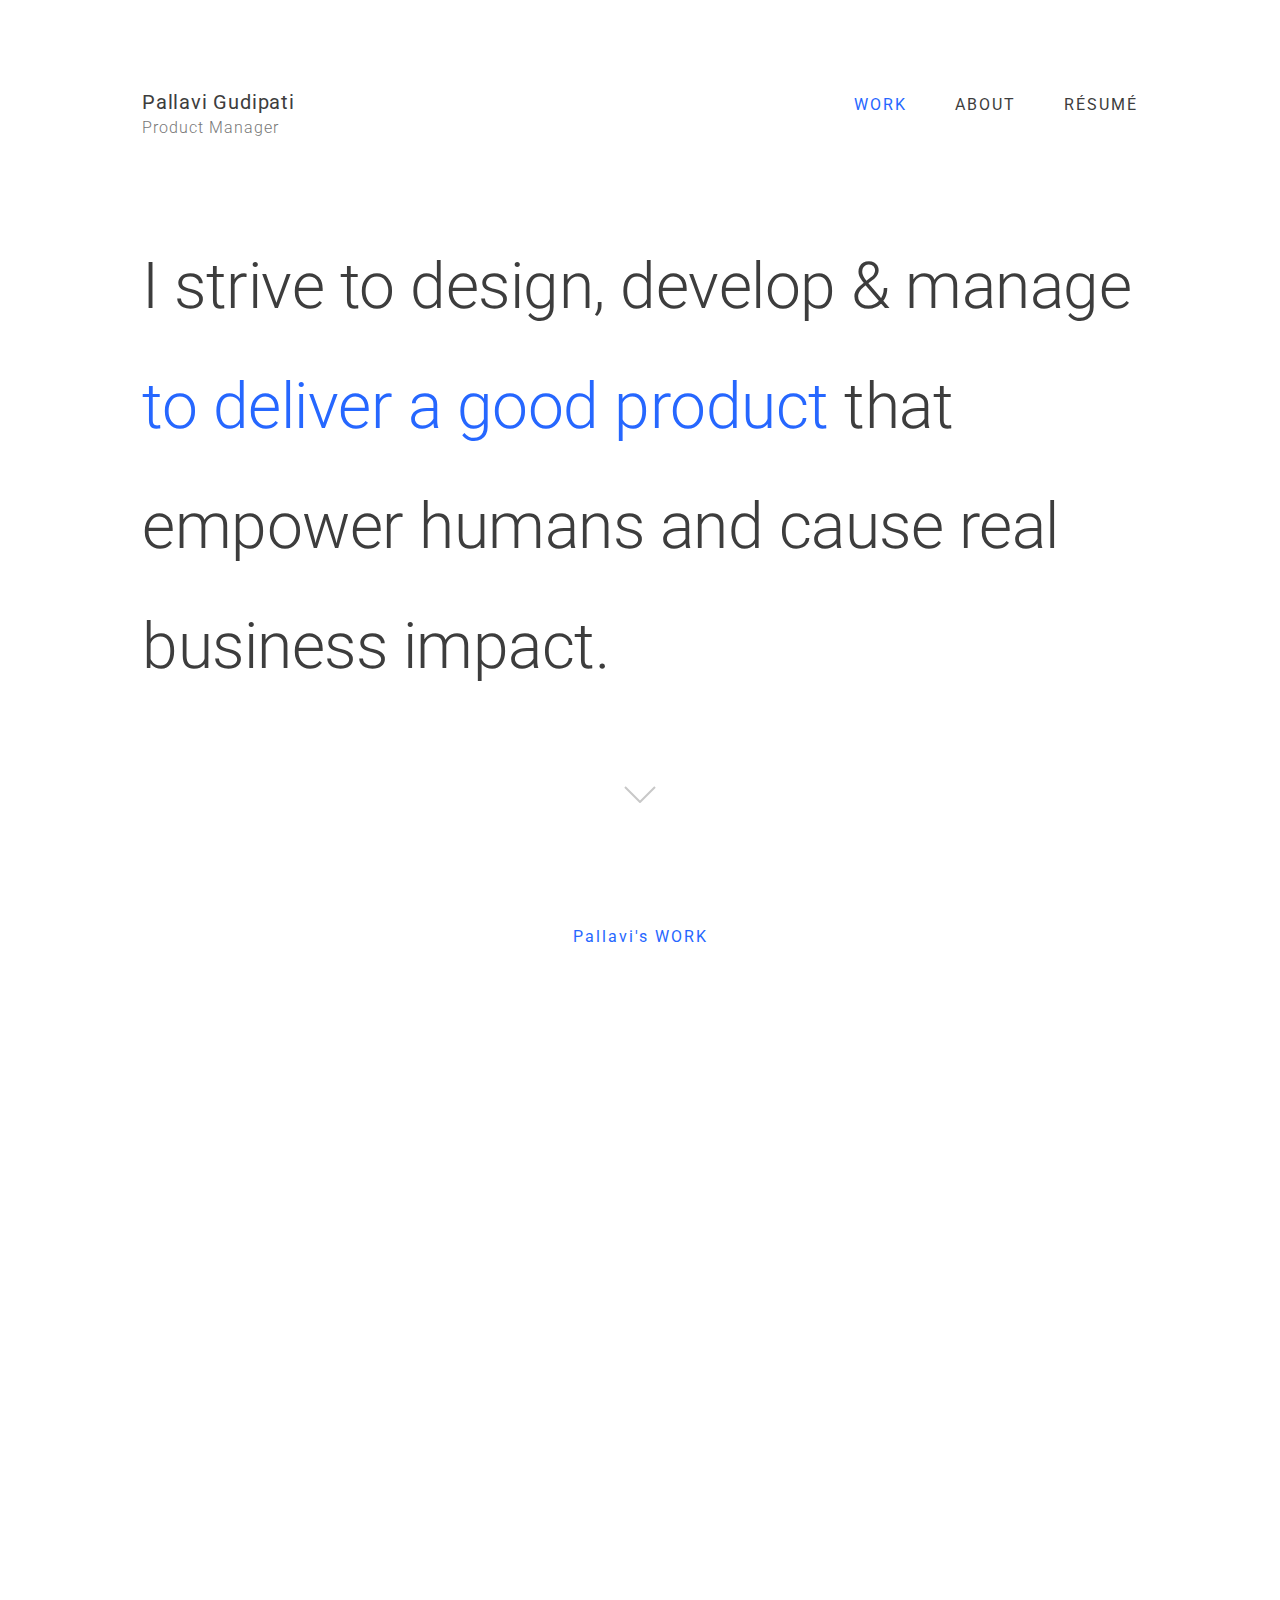
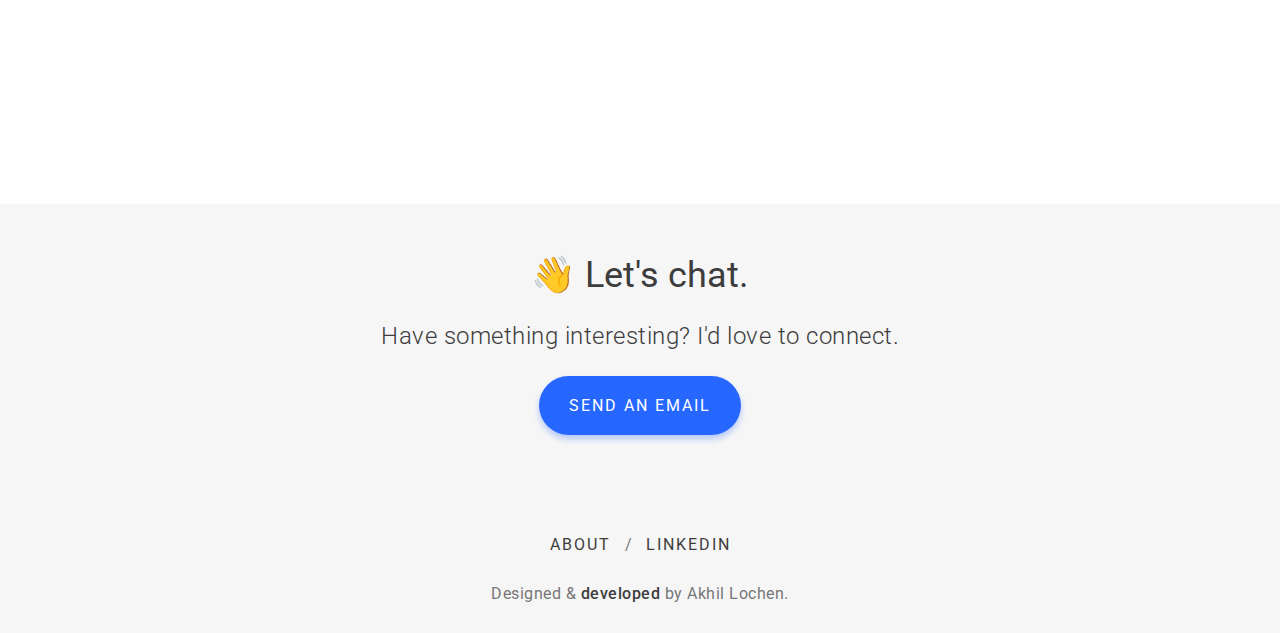
<file: index.html>
<!DOCTYPE html>
<html lang="en">

<head>
  <script async src="https://www.googletagmanager.com/gtag/js?id=G-N292E61CL1"></script>
  <script>
    window.dataLayer = window.dataLayer || [];
    function gtag() { dataLayer.push(arguments); }
    gtag('js', new Date());
    gtag('config', 'G-N292E61CL1');
  </script>
  <meta charset="UTF-8">
  <meta name="description" content="Pallavi Gudipati Portfolio" />
  <meta name="title" property="og:title" content="Pallavi Gudipati" />
  <meta property="og:type" content="Portfolio" />
  <meta name="image" property="og:image" content="./images/og-img-akhil-lochen-portfolio.jpg" />
  <meta name="description" property="og:description" content="Pallavi Gudipati Portfolio" />
  <meta name="author" content="Pallavi Gudipati" />
  <meta name="viewport" content="width=device-width, initial-scale=1.0">
  <title>Pallavi Gudipati — Product Manager</title>
  <link rel="icon" type="image/png" href="./images/icon-akhil-logo.jpg">
  <link rel="stylesheet" href="styles.css">
</head>

<body class="body">
  <nav>
    <div>
      <a href="index.html" class="brand">Pallavi Gudipati</a>
      <p class="brand-desc">Product Manager</p>
    </div>
    <img src="./images/menu.svg" alt="" class="ham">
    <div>
      <ul class="all-caps-16-px" id="navs">
        <li>
          <a href="#work-section" id="work-link" class="fancy-a highlighted">WORK</a>
        </li>
        <li>
          <a href="./about.html" class="fancy-a">ABOUT</a>
        </li>
        <li>
          <a href="https://drive.google.com/open?id=1reUtJAq7iz3k2XH_NZJFB_BNRAV89VYY" target="_blank"
            rel="noopener noreferrer" class="fancy-a">RÉSUMÉ</a>
        </li>
      </ul>
    </div>
  </nav>
  <div class="hero">
    <h1 class="hero-text">I strive to design, develop & manage <mark class="digital-experiences">to deliver a good product</mark> that empower
      humans and cause real business impact.  </h1>
    <div class="scroll-down-arrow user-select-none">
      <img src="./images/icon-down-arrow.svg" alt="Scroll down">
    </div>
  </div>
  <!-- <div id="intern-cta">
    <div class="cta-caption user-select-none">Available for new projects</div>
    <a href="mailto:akhillochen@gmail.com" target="_blank" rel="noopener noreferrer"
      class="intern-cta-button all-caps-16-px user-select-none">💌 HIRE ME</a>
  </div> -->
  <div class="selected-work all-caps-16-px user-select-none" id="work-section">Pallavi's WORK</div>
  <a href="https://medium.com/@gudipatipallavirao/brewing-better-business-data-driven-strategies-to-expand-coffee-sales-in-new-york-4423d3d66c5c" target="_blank"
    rel="noopener noreferrer">
    <div class="case-study third disappear">
      <div class="case-study-text">
        <p class="case-study-company-year all-caps-16-px">STORYTELLING WITH DATA</p>
        <h3 class="case-study-title">Article</h3>
        <p class="case-study-description">Brewing Better Business: Data-Driven Strategies to Expand Coffee Sales in New York</p>
        <a href="https://medium.com/@gudipatipallavirao/brewing-better-business-data-driven-strategies-to-expand-coffee-sales-in-new-york-4423d3d66c5c" target="_blank"
          rel="noopener noreferrer" class="case-study-read-button all-caps-16-px user-select-none">
          READ
          <img src="./images/icon-read-arrow.svg" alt="">
        </a>
      </div>
      <img src="./images/img-voiceapp.jpg" alt="" class="case-study-image user-select-none">
    </div>
  </a>
  <!-- <a href="https://akhillochen.medium.com/bookings-on-highspace-fb91dfb2811b" target="_blank" rel="noopener noreferrer">
    <div class="case-study first disappear">
      <div class="case-study-text">
        <p class="case-study-company-year all-caps-16-px">HIGHSPACE • FREELANCE • 2020</p>
        <h3 class="case-study-title">Bookings on Highspace</h3>
        <p class="case-study-description">Designing the customer-side ‘Bookings’ page for a stealth startup (similar to
          “Your Orders” page on Amazon.in).</p>
        <a href="https://akhillochen.medium.com/bookings-on-highspace-fb91dfb2811b" target="_blank"
          rel="noopener noreferrer" class="case-study-read-button all-caps-16-px user-select-none">
          READ
          <img src="./images/icon-read-arrow.svg" alt="">
        </a>
      </div>
      <img src="./images/img-bookings-on-highspace.jpg" alt="" class="case-study-image user-select-none">
    </div>
  </a>
  <a href="https://akhillochen.medium.com/locus-design-system-dbe7ddfc5060" target="_blank" rel="noopener noreferrer">
    <div class="case-study second disappear">
      <div class="case-study-text more-margin">
        <p class="case-study-company-year all-caps-16-px">HIGHSPACE • FREELANCE • 2020</p>
        <h3 class="case-study-title">Locus: Highspace Design System</h3>
        <p class="case-study-description">Creating the foundation for a stealth startup’s design system from scratch.
        </p>
        <a href="https://akhillochen.medium.com/locus-design-system-dbe7ddfc5060" target="_blank"
          rel="noopener noreferrer" class="case-study-read-button all-caps-16-px user-select-none">
          READ
          <img src="./images/icon-read-arrow.svg" alt="">
        </a>
      </div>
      <img src="./images/img-highspace-design-system.jpg" alt="" class="case-study-image user-select-none">
    </div>
  </a> -->
  <footer>
    <h3 class="lets-chat">👋 Let's chat.</h3>
    <p class="case-study-description lets-chat-desc">Have something interesting? I'd love to connect.</p>
    <a href="mailto:pg2815@columbia.edu" target="_blank" rel="noopener noreferrer"
      class="case-study-read-button all-caps-16-px big-size user-select-none">SEND AN EMAIL</a>
    <div class="footer-social-links">
      <a href="./about.html" class="all-caps-16-px fancy-a">ABOUT</a>
      <!-- <span class="social-links-divider">/</span>
      <a href="https://dribbble.com/akhillochen" class="all-caps-16-px fancy-a">DRIBBBLE</a> -->
      <span class="social-links-divider">/</span>
      <a href="https://www.linkedin.com/in/pallavi-gudipati/" target="_blank" rel="noopener noreferrer"
        class="all-caps-16-px fancy-a">LINKEDIN</a>
      <!-- <span class="social-links-divider">/</span>
      <a href="https://twitter.com/akhillochen" target="_blank" rel="noopener noreferrer"
        class="all-caps-16-px fancy-a">TWITTER</a> -->
      <!-- <span class="social-links-divider">/</span>
      <a href="https://github.com/akhillochen" target="_blank" rel="noopener noreferrer"
        class="all-caps-16-px fancy-a">GITHUB</a> -->
      <!-- <span class="social-links-divider">/</span>
      <a href="https://www.youtube.com/channel/UCSUV_YG21xg3sweRfzR6cZQ" target="_blank" rel="noopener noreferrer"
        class="all-caps-16-px fancy-a">YOUTUBE</a> -->
    </div>
    <p class="footer-copyright user-select-none">Designed & <a
        href="https://gudipatipallavi.github.io/product_portfolio" target="_blank" rel="noopener noreferrer"
        class="fancy-a" style="font-weight: 500;">developed</a> by Akhil Lochen.</p>
  </footer>
  <script src="app.js"></script>
</body>

</html>
</file>
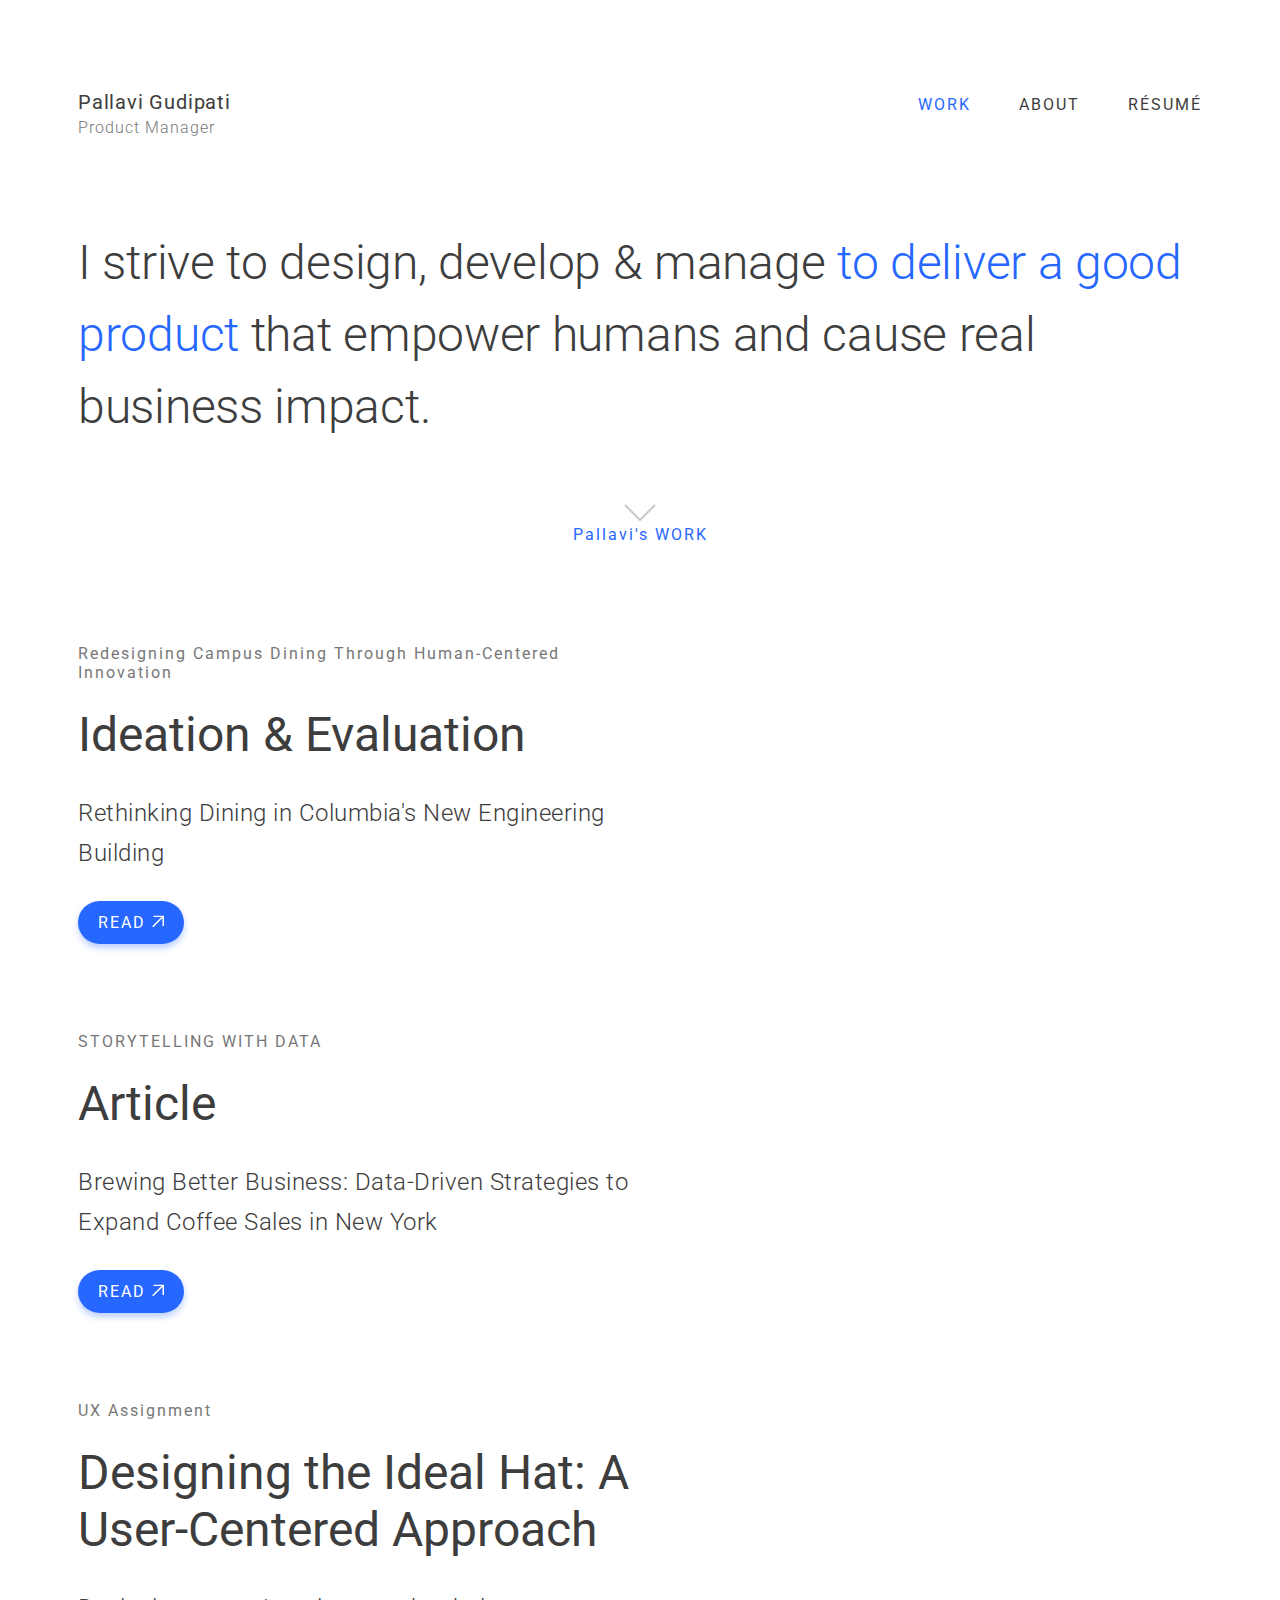
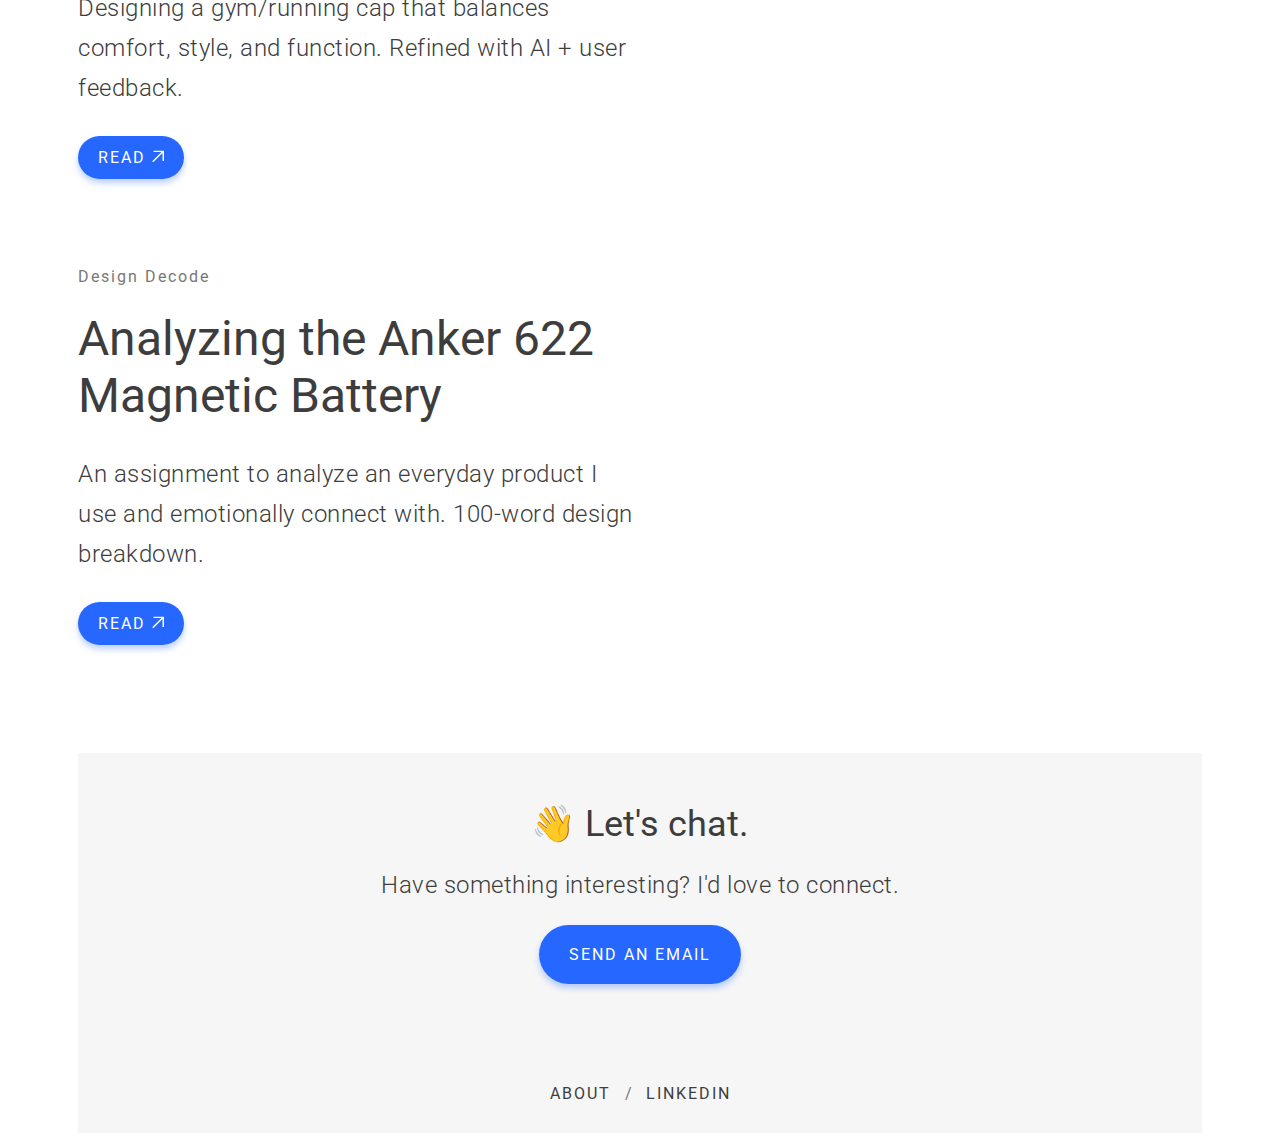
<file: website/index.html>
<!DOCTYPE html>
<html lang="en">
<head>
  <script async src="https://www.googletagmanager.com/gtag/js?id=G-N292E61CL1"></script>
  <script>
    window.dataLayer = window.dataLayer || [];
    function gtag() { dataLayer.push(arguments); }
    gtag('js', new Date());
    gtag('config', 'G-N292E61CL1');
  </script>
  <meta charset="UTF-8">
  <meta name="description" content="Pallavi Gudipati Portfolio" />
  <meta name="title" property="og:title" content="Pallavi Gudipati" />
  <meta property="og:type" content="Portfolio" />
  <meta name="image" property="og:image" content="./images/og-img-akhil-lochen-portfolio.jpg" />
  <meta name="description" property="og:description" content="Pallavi Gudipati Portfolio" />
  <meta name="author" content="Pallavi Gudipati" />
  <meta name="viewport" content="width=device-width, initial-scale=1.0">
  <title>Pallavi Gudipati — Product Manager</title>
  <link rel="icon" type="image/png" href="./images/icon-pallavi-logo.png">
  <link rel="stylesheet" href="styles.css">
</head>

<body>
  <!-- ✅ Navigation -->
  <div class="container">
    <nav>
      <div>
        <a href="index.html" class="brand">Pallavi Gudipati</a>
        <p class="brand-desc">Product Manager</p>
      </div>
      <img src="./images/menu.svg" alt="" class="ham">
      <div>
        <ul class="all-caps-16-px" id="navs">
          <li><a href="#work-section" class="fancy-a highlighted">WORK</a></li>
          <li><a href="./about.html" class="fancy-a">ABOUT</a></li>
          <li>
            <a href="https://drive.google.com/file/d/1tsNLOd4PrhSwfQLkh9gNe-BV5DFsdV8A/view?usp=sharing" target="_blank" class="fancy-a" rel="noopener noreferrer">RÉSUMÉ</a>
          </li>
        </ul>
      </div>
    </nav>
  </div>

  <!-- ✅ Hero Section -->
  <div class="container">
    <div class="hero">
      <h1 class="hero-text">
        I strive to design, develop & manage <mark class="digital-experiences">to deliver a good product</mark> that empower humans and cause real business impact.
      </h1>
      <div class="scroll-down-arrow user-select-none">
        <img src="./images/icon-down-arrow.svg" alt="Scroll down">
      </div>
    </div>
  </div>

  <!-- ✅ Selected Work -->
  <div class="container">
    <div class="selected-work all-caps-16-px user-select-none" id="work-section">Pallavi's WORK</div>

    <!-- ✅ Case Study 1 -->
    <a href="https://docs.google.com/presentation/d/1HikPeG5uwRGYDsTQ83vp1NvDmnJjT7a5/edit?usp=sharing&ouid=112980690369810537266&rtpof=true&sd=true" target="_blank" rel="noopener noreferrer">
      <div class="case-study-text">
        <p class="case-study-company-year all-caps-16-px">Redesigning Campus Dining Through Human-Centered Innovation</p>
        <h3 class="case-study-title">Ideation & Evaluation</h3>
        <p class="case-study-description">Rethinking Dining in Columbia's New Engineering Building</p>
        <span class="case-study-read-button all-caps-16-px user-select-none">
          READ <img src="./images/icon-read-arrow.svg" alt="">
        </span>
      </div>
    </a>

    <!-- ✅ Case Study 1 -->
    <a href="https://medium.com/@gudipatipallavirao/brewing-better-business-data-driven-strategies-to-expand-coffee-sales-in-new-york-4423d3d66c5c" target="_blank" rel="noopener noreferrer">
      <div class="case-study-text">
        <p class="case-study-company-year all-caps-16-px">STORYTELLING WITH DATA</p>
        <h3 class="case-study-title">Article</h3>
        <p class="case-study-description">Brewing Better Business: Data-Driven Strategies to Expand Coffee Sales in New York</p>
        <span class="case-study-read-button all-caps-16-px user-select-none">
          READ <img src="./images/icon-read-arrow.svg" alt="">
        </span>
      </div>
    </a>

    <!-- ✅ Case Study 2 -->
    <a href="https://medium.com/@gudipatipallavirao/designing-the-ideal-hat-a-user-centered-approach-28d54da90fc2" target="_blank" rel="noopener noreferrer">
      <div class="case-study-text">
        <p class="case-study-company-year all-caps-16-px">UX Assignment</p>
        <h3 class="case-study-title">Designing the Ideal Hat: A User-Centered Approach</h3>
        <p class="case-study-description">Designing a gym/running cap that balances comfort, style, and function. Refined with AI + user feedback.</p>
        <span class="case-study-read-button all-caps-16-px user-select-none">
          READ <img src="./images/icon-read-arrow.svg" alt="">
        </span>
      </div>
    </a>

    <!-- ✅ Case Study 3 -->
    <a href="https://akhillochen.medium.com/locus-design-system-dbe7ddfc5060" target="_blank" rel="noopener noreferrer">
      <div class="case-study-text more-margin">
        <p class="case-study-company-year all-caps-16-px">Design Decode</p>
        <h3 class="case-study-title">Analyzing the Anker 622 Magnetic Battery</h3>
        <p class="case-study-description">An assignment to analyze an everyday product I use and emotionally connect with. 100-word design breakdown.</p>
        <span class="case-study-read-button all-caps-16-px user-select-none">
          READ <img src="./images/icon-read-arrow.svg" alt="">
        </span>
      </div>
    </a>
  </div>

  <!-- ✅ Footer -->
  <div class="container">
    <footer>
      <h3 class="lets-chat">👋 Let's chat.</h3>
      <p class="case-study-description lets-chat-desc">Have something interesting? I'd love to connect.</p>
      <a href="mailto:pg2815@columbia.edu" class="case-study-read-button all-caps-16-px big-size user-select-none">SEND AN EMAIL</a>
      <div class="footer-social-links">
        <a href="./about.html" class="all-caps-16-px fancy-a">ABOUT</a>
        <span class="social-links-divider">/</span>
        <a href="https://www.linkedin.com/in/pallavi-gudipati/" target="_blank" class="all-caps-16-px fancy-a" rel="noopener noreferrer">LINKEDIN</a>
      </div>
    </footer>
  </div>

  <!-- ✅ Optional JS -->
  <script>
    document.documentElement.style.overflow = "hidden";
    window.addEventListener("load", () => {
      setTimeout(() => {
        document.documentElement.style.overflow = "auto";
      }, 1800);
    });
  </script>

</body>
</html>
</file>
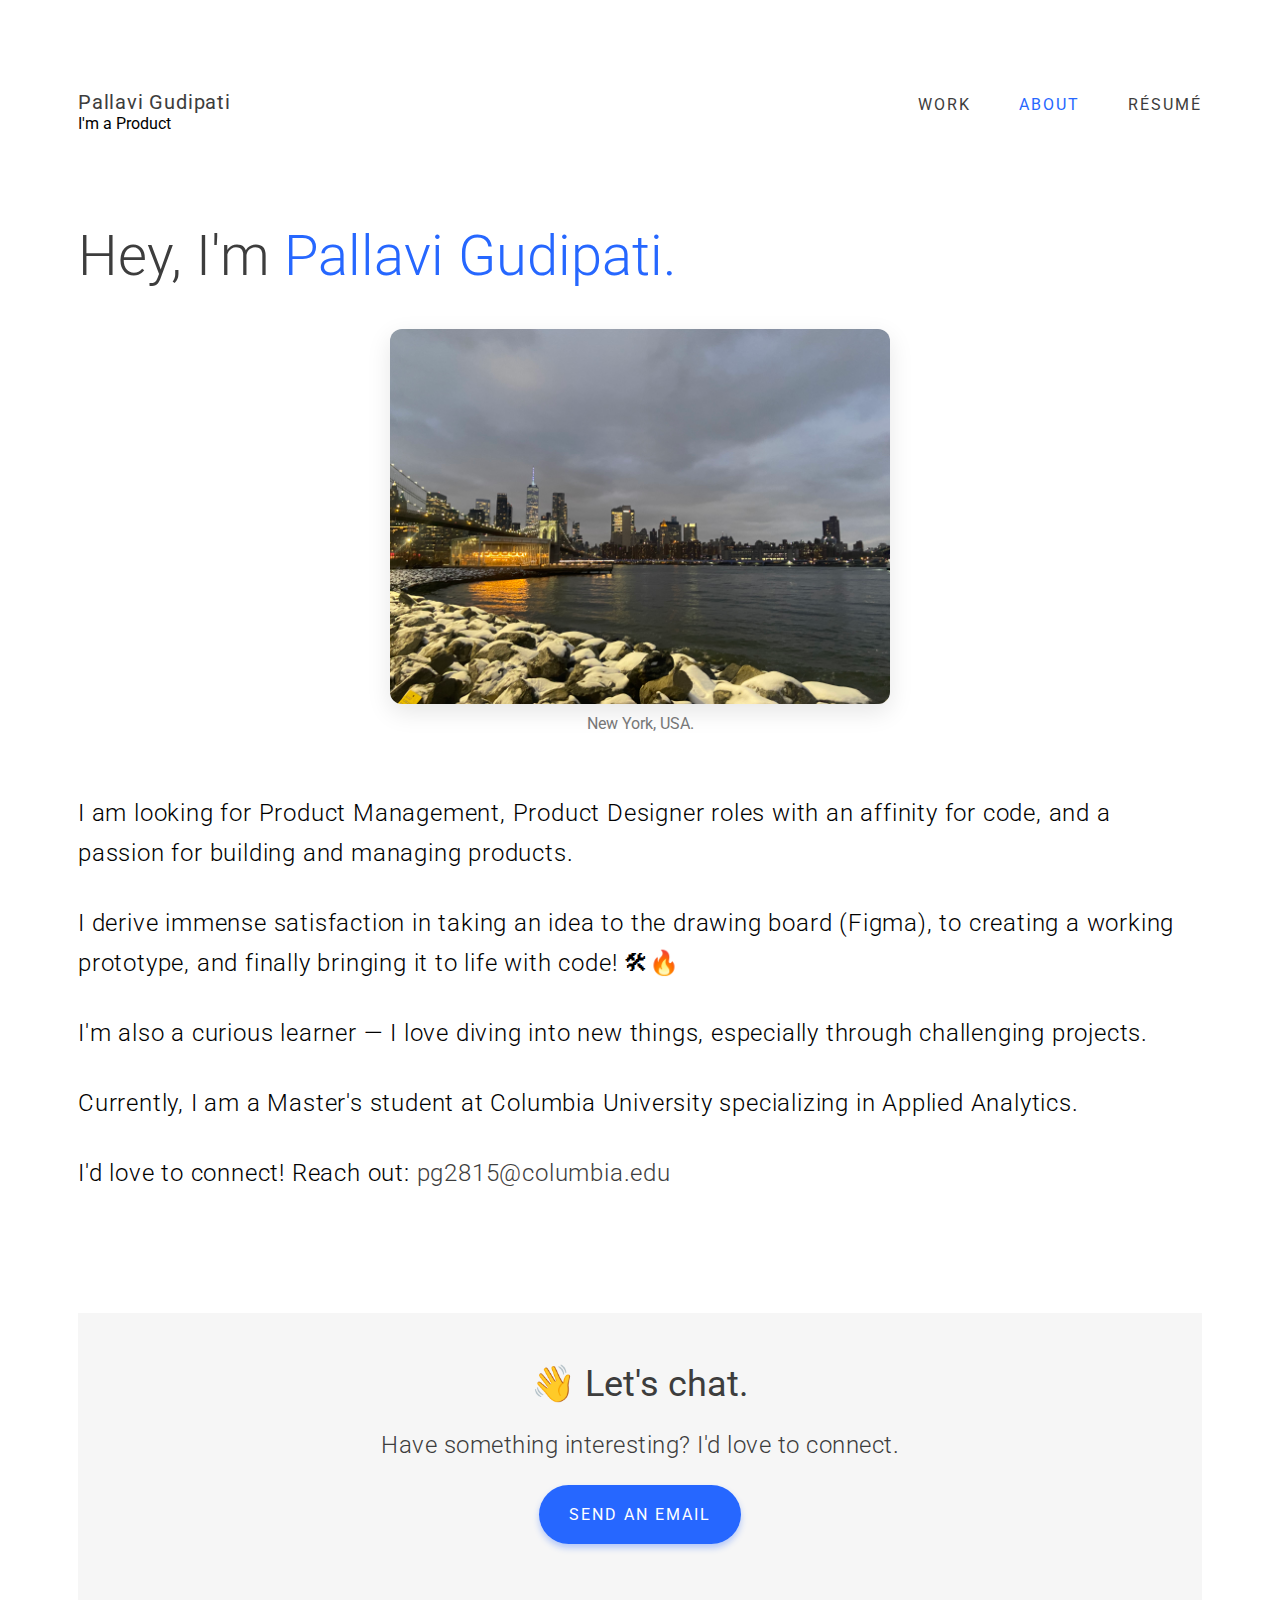
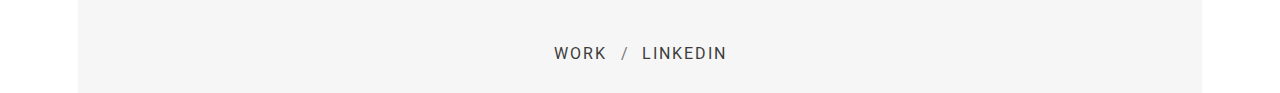
<file: website/about.html>
<!DOCTYPE html>
<html lang="en">

<head>
  <script async src="https://www.googletagmanager.com/gtag/js?id=G-N292E61CL1"></script>
  <script>
    window.dataLayer = window.dataLayer || [];
    function gtag() { dataLayer.push(arguments); }
    gtag('js', new Date());
    gtag('config', 'G-N292E61CL1');
  </script>
  <meta charset="UTF-8">
  <meta name="description" content="Pallavi Gudipati Portfolio" />
  <meta name="title" property="og:title" content="Pallavi Gudipati" />
  <meta property="og:type" content="Portfolio" />
  <meta name="image" property="og:image" content=".img.jpg" />
  <meta name="description" property="og:description" content="Pallavi Gudipati Portfolio" />
  <meta name="author" content="Pallavi Gudipati" />
  <meta name="viewport" content="width=device-width, initial-scale=1.0">
  <title>About - Pallavi Gudipati</title>
  <link rel="icon" type="image/png" href="./images/icon-pallavi-logo.png">
  <link rel="stylesheet" href="styles.css">
</head>

<body>

  <!-- ✅ Navigation -->
  <div class="container">
    <nav>
      <div>
        <a href="index.html" class="brand">Pallavi Gudipati</a>
        <div class="typewriter-container">
          <span class="static-text">I'm a </span>
          <span class="typewriter-text" id="typewriter"></span>
        </div>
      </div>
      <img src="./images/menu.svg" alt="" class="ham">
      <div>
        <ul class="all-caps-16-px" id="navs">
          <li><a href="./index.html" class="fancy-a">WORK</a></li>
          <li><a href="./about.html" class="fancy-a highlighted">ABOUT</a></li>
          <li>
            <a href="https://drive.google.com/file/d/1u_J6XG1K4tDPrmohUT_KUNKim_fTQXFj/view?usp=sharing" target="_blank" class="fancy-a" rel="noopener noreferrer">RÉSUMÉ</a>
          </li>
        </ul>
      </div>
    </nav>
  </div>

  <!-- ✅ About Content -->
  <div class="container">
    <div class="about-me-content">
      <h1 class="about-me-name">Hey, I'm <mark class="name">Pallavi&nbsp;Gudipati.</mark></h1>

      <figure class="about-image">
        <img src="./images/NewYork.jpeg" alt="New York, USA">
        <figcaption>New York, USA.</figcaption>
      </figure>

      <p class="p1">I am looking for Product Management, Product Designer roles with an affinity for code, and a passion for building and managing products.</p>
      <p class="p2">I derive immense satisfaction in taking an idea to the drawing board (Figma), to creating a working prototype, and finally bringing it to life with code! 🛠🔥</p>
      <p class="p3">I'm also a curious learner — I love diving into new things, especially through challenging projects.</p>
      <p class="p4">Currently, I am a Master's student at Columbia University specializing in Applied Analytics.</p>
      <p class="p4">I'd love to connect! Reach out: <a href="mailto:pg2815@columbia.edu" target="_blank" class="fancy-a">pg2815@columbia.edu</a></p>
    </div>
  </div>

  <!-- ✅ Footer -->
  <div class="container">
    <footer>
      <h3 class="lets-chat">👋 Let's chat.</h3>
      <p class="case-study-description">Have something interesting? I'd love to connect.</p>
      <a href="mailto:pg2815@columbia.edu" target="_blank" class="case-study-read-button all-caps-16-px big-size user-select-none">SEND AN EMAIL</a>
      <div class="footer-social-links">
        <a href="./index.html" class="all-caps-16-px fancy-a">WORK</a>
        <span class="social-links-divider">/</span>
        <a href="https://www.linkedin.com/in/pallavi-gudipati/" target="_blank" class="all-caps-16-px fancy-a" rel="noopener noreferrer">LINKEDIN</a>
      </div>
    </footer>
  </div>

  <!-- ✅ Scripts -->
  <script src="about.js"></script>
  <script src="app.js"></script>
</body>
</html>
</file>
<file: styles.css>
@import url('https://fonts.googleapis.com/css2?family=Roboto:wght@300;400;500;700&display=swap');
* {
  margin: 0;
  padding: 0;
  box-sizing: border-box;
  font-family: 'Roboto', -apple-system, BlinkMacSystemFont, 'Segoe UI', Roboto, Oxygen, Ubuntu, Cantarell, 'Open Sans', 'Helvetica Neue', sans-serif;
}

::selection {
  color: whitesmoke;
  background: #2667FF;
}

.all-caps-16-px {
  font-size: 16px;
  font-weight: 400;
  letter-spacing: 2px;
}

.user-select-none {
  -webkit-touch-callout: none;
  -webkit-user-select: none;
  -khtml-user-select: none;
  -moz-user-select: none;
  -ms-user-select: none;
  user-select: none;
}

body {
  align-content: center;
}

.body::after {
  z-index: 3;
  content: "";
  position: absolute;
  background-color: #2667ff;
  top: 0;
  left: 0;
  width: 100vw;
  height: 101vh;
  transform-origin: right;
  transform: scaleX(0);
  animation: slide-animation 2s cubic-bezier(1, .01, .22, 1.04) both;
  animation-delay: 0.4s;
}

@keyframes slide-animation {
  0% {
    transform-origin: left;
    transform: scaleX(0);
  }
  30% {
    transform-origin: left;
    transform: scaleX(1);
  }
  99% {
    transform: translateX(100%);
  }
  100% {
    visibility: none;
  }
}

nav {
  max-width: 1156px;
  margin: 10vh 142px 10vh 142px;
  display: flex;
  flex-direction: row;
  justify-content: space-between;
}

a {
  text-decoration: none;
}

.fancy-a {
  color: #3d3d3d;
  position: relative;
}

.fancy-a::after {
  content: "";
  position: absolute;
  left: 0;
  bottom: -20%;
  width: 100%;
  height: 2px;
  background-color: #2667ff;
  transform: scaleX(0);
  transform-origin: right;
  transition: transform 0.6s cubic-bezier(0.22, 0.61, 0.36, 1);
}

.fancy-a:hover::after {
  transform: scaleX(1);
  transform-origin: left;
}

.brand {
  width: fit-content;
  color: #3d3d3d;
  font-size: 20px;
  font-weight: 400;
  letter-spacing: 0.8px;
  clip-path: inset(0 0 0 0);
}

.brand:hover, .brand-about:hover {
  transition: 0.3s;
  color: #2667FF;
}

.brand-desc {
  padding-top: 4px;
  color: #777777;
  letter-spacing: 1px;
  font-weight: 300;
}

.ham {
  display: none;
  cursor: pointer;
  position: absolute;
  top: 8vh;
  right: 16px;
  margin: 10px;
  width: 24px;
  height: 24px;
}

#navs {
  margin-top: 5px;
  display: flex;
  flex-direction: row;
  list-style: none;
}

.highlighted {
  color: #2667FF;
}

#navs li:not(:last-child) {
  margin-right: 48px;
}

.hero {
  margin: 0 142px 120px 142px;
}

@keyframes fadein {
  from {
    opacity: 0;
  }
  to {
    opacity: 1;
  }
  0% {
    transform: translateY(60px);
  }
  100% {
    transform: translateY(0);
  }
}

.hero-text {
  max-width: 1156px;
  margin-bottom: 8vh;
  font-size: 72px;
  font-weight: 300;
  letter-spacing: -0.5px;
  line-height: 120px;
  color: #3d3d3d;
  animation: fadein 1s;
}

.digital-experiences {
  color: #2667ff;
  background-color: #ffffff;
}

.scroll-down-arrow {
  text-align: center;
  pointer-events: none;
  opacity: 0.4;
}

#intern-cta {
  padding-left: 24px;
  float: left;
  display: flex;
  position: fixed;
  z-index: 2;
  left: 142px;
  bottom: 30px;
  flex-direction: row;
  align-items: center;
  background-color: white;
  box-shadow: 0px 2px 20px #00000030;
  border-radius: 50px;
}

.cta-caption {
  margin-right: 15px;
  font-weight: 400;
  color: #3d3d3d;
  letter-spacing: 0.5px;
}

.cta-caption::before {
  content: '';
  display: inline-block;
  margin-right: 8px;
  width: 11px;
  height: 11px;
  opacity: 0;
  border-radius: 7.5px;
  background-color: #2667FF;
  animation: emphasize 1.6s ease-out infinite;
}

@keyframes emphasize {
  0%, 100% {
    opacity: 0.2;
  }
  50% {
    opacity: 1;
  }
}

.intern-cta-button {
  display: flex;
  flex-direction: row;
  align-items: center;
  padding: 20px;
  color: white;
  background-color: #2667FF;
  border-radius: 0px 50px 50px 0px;
}

.intern-cta-button:hover {
  transition: 100ms ease-in-out;
  background-color: #4c7ef1;
  box-shadow: 0px 8px 20px #2667FF45;
}

.intern-cta-button:active {
  transition: 50ms ease-in-out;
  background-color: #1f5ae2;
  box-shadow: 0px 1px 2px #2667FF60;
}

.selected-work {
  text-align: center;
  color: #2667ff;
}

.case-study {
  z-index: 0;
  max-width: 1440px;
  margin-bottom: 40px;
  padding-top: 100px;
  display: flex;
  flex-direction: row;
  justify-content: space-between;
  transition: 0.8s all ease-in-out;
}

.second {
  z-index: 0;
  background-color: white;
}

.third {
  z-index: 0;
  padding-bottom: 20px;
}

.disappear {
  opacity: 0;
  transform: translateY(20px);
}

.appear {
  opacity: 1;
  transform: translateY(0);
}

.case-study-text {
  z-index: 0;
  margin: 100px 0 0 142px;
  max-width: 50%;
}

.case-study-company-year {
  z-index: 0;
  margin-bottom: 24px;
  color: #777777;
}

.case-study-title {
  z-index: 0;
  margin-bottom: 30px;
  font-size: 48px;
  font-weight: 400;
  color: #3d3d3d;
}

.case-study-description {
  z-index: 0;
  margin-bottom: 40px;
  font-size: 24px;
  font-weight: 300;
  line-height: 40px;
  letter-spacing: 0.5px;
  color: #3d3d3d;
}

.case-study-read-button {
  z-index: 0;
  padding: 12px 20px 12px 20px;
  background-color: #2667FF;
  color: white;
  border-radius: 24px;
  box-shadow: 0px 4px 6px #2667FF50;
}

.case-study-read-button:hover {
  transition: 100ms ease-in-out;
  background-color: #4c7ef1;
  box-shadow: 0px 8px 20px #2667FF45;
}

.case-study-read-button:active {
  transition: 50ms ease-in-out;
  background-color: #1f5ae2;
  box-shadow: 0px 1px 2px #2667FF60;
}

.case-study-image {
  object-fit: contain;
  pointer-events: none;
}

.more-margin {
  margin-top: 150px;
}

footer {
  z-index: 3;
  margin-top: 120px;
  padding: 30px 0;
  text-align: center;
  background-color: #f6f6f6;
}

.lets-chat {
  padding: 20px 0;
  font-size: 36px;
  font-weight: 400;
  color: #3d3d3d;
}

.big-size {
  padding: 20px 30px 20px 30px;
  border-radius: 30px;
}

.footer-social-links {
  margin-top: 120px;
}

.social-links-divider {
  margin: 0 10px;
  color: #777777;
}

.footer-copyright {
  margin-top: 30px;
  font-size: 16px;
  letter-spacing: 0.5px;
  color: #777777;
}

.about-me-content {
  max-width: 1152px;
  margin: 0 142px;
  position: relative;
  align-items: flex-start;
  animation: fadein 1s;
}

.about-me-name {
  margin-bottom: 40px;
  font-size: 56px;
  font-weight: 300;
  color: #3d3d3d;
  position: relative;
}

.name {
  color: #2667FF;
  background-color: white;
}

.about-me-content p {
  margin-bottom: 30px;
  font-size: 24px;
  font-weight: 300;
  letter-spacing: 0.8px;
  line-height: 40px;
}

.p1 {
  animation: fadein 1s;
}

.p2 {
  animation: fadein 1.6s;
}

.p3 {
  animation: fadein 1.8s;
}

.p4 {
  animation: fadein 2s;
}

.about-me-content a {
  color: #2667FF;
  font-weight: 400;
}

.users {
  text-decoration: line-through;
  background-color: white;
}

figure {
  animation: fadein 1s;
  margin: 40px 0 60px 0;
  clip-path: inset(0 0 0 0);
}

figure img {
  width: 40%px;
}

figure::after {
  content: "";
  position: absolute;
  background-color: #2667ff;
  top: 0;
  left: 0;
  width: 100vw;
  height: 100vh;
  transform-origin: right;
  transform: scaleX(0);
  animation: slide-animation 2s cubic-bezier(1, .01, .22, 1.04) both;
  animation-delay: 0.4s;
}

figcaption {
  margin-top: 10px;
  font-size: 16px;
  letter-spacing: 0.5px;
  color: #777777;
}

@media (min-width: 1500px) {
  .hero-text, nav, .case-study, .about-me-content {
    margin-right: auto;
    margin-left: auto;
  }
  .hero-text {
    font-size: 96px;
    line-height: 150px;
  }
  .about-me-name {
    font-size: 80px;
  }
  .brand {
    font-size: 32px;
  }
  .all-caps-16-px {
    font-size: 20px;
    letter-spacing: 3px;
  }
  .case-study {
    margin-bottom: 80px;
  }
  .case-study-title {
    font-size: 64px;
    line-height: 80px;
  }
  .case-study-description {
    margin-bottom: 56px;
    font-size: 30px;
    font-weight: 300;
    line-height: 48px;
    letter-spacing: 1px;
  }
  .about-me-content p {
    font-size: 30px;
    line-height: 50px;
  }
  .lets-chat {
    font-size: 48px;
  }
  .footer-copyright {
    font-size: 20px;
  }
}

@media (max-width: 1318px) {
  .hero-text {
    font-size: 64px;
  }
  .second {
    background-color: transparent;
  }
}

@media (max-width: 1201px) {
  .hero {
    margin: 0 60px 120px 60px;
  }
  #intern-cta {
    left: 60px;
  }
  nav {
    margin: 10vh 60px 8vh 60px;
  }
  .about-me-content {
    margin: 0 60px;
  }
  .selected-work {
    margin-bottom: 40px;
  }
  .case-study {
    padding-top: 0px;
  }
  .case-study-text {
    margin-left: 60px;
    width: 100%;
  }
  .case-study-image {
    width: 50%;
  }
}

@media (max-width: 736px) {
  .hero {
    margin: 0 16px 100px 16px;
  }
  #intern-cta {
    bottom: 10px;
    left: 8px;
  }
  .cta-caption::before {
    margin-right: 4px;
  }
  .intern-cta-button {
    padding: 20px 20px 20px 10px;
  }
  nav {
    margin: 10vh 16px 10vh 16px;
  }
  .about-me-content {
    margin-right: 16px;
    margin-left: 16px;
  }
  .brand {
    font-size: 20px;
  }
  .hero-text, .about-me-name {
    font-size: 36px;
    line-height: 60px;
  }
  .about-me-name {
    margin-bottom: 20px;
  }
  .selected-work {
    margin-bottom: 0px;
  }
  .case-study {
    margin-bottom: 0px;
    padding-top: 20px;
    flex-direction: column;
  }
  .case-study-image {
    display: none;
  }
  .case-study-text {
    margin-right: 16px;
    order: 2;
    margin-left: 16px;
    max-width: 90%;
  }
  .more-margin {
    margin-top: 0;
  }
  .case-study-title {
    font-size: 36px;
  }
  .case-study-description {
    font-size: 20px;
    line-height: 30px;
  }
  .about-me-content p {
    font-size: 20px;
    line-height: 40px;
  }
  .second {
    padding-top: 120px;
  }
  .all-caps-16-px {
    font-size: 14px;
  }
  figure {
    margin: 20px 0;
  }
  #navs {
    display: flex;
  }
}

@media (max-width: 560px) {
  .selected-work {
    margin-bottom: -20px;
  }
  .lets-chat-desc, .footer-social-links {
    margin-right: 16px;
    margin-left: 16px;
  }
  .footer-social-links {
    line-height: 40px;
  }
  .all-caps-16-px {
    font-size: 14px;
  }
  .ham {
    display: block;
  }
  #navs {
    flex-direction: column;
    display: none;
  }
  #navs li {
    margin-top: 20px;
  }
  nav {
    display: flex;
    flex-direction: column;
    justify-content: space-between;
  }
}

@media (max-width: 375px) {
  #intern-cta {
    font-size: 13px;
    padding-left: 11px;
  }
  .cta-caption {
    margin-right: 6px;
  }
  .intern-cta-button {
    padding: 20px 10px;
  }
}
</file>
<file: website/styles.css>
@import url('https://fonts.googleapis.com/css2?family=Roboto:wght@300;400;500;700&display=swap');

* {
  margin: 0;
  padding: 0;
  box-sizing: border-box;
  font-family: 'Roboto', -apple-system, BlinkMacSystemFont, 'Segoe UI', Roboto, Oxygen, Ubuntu, Cantarell, 'Open Sans', 'Helvetica Neue', sans-serif;
}

html, body {
  margin: 0;
  padding: 0;
  overflow-x: hidden;
  max-width: 100vw;
  width: 100%;
  position: relative;
}

body::-webkit-scrollbar {
  display: none;
}

.container {
  padding-left: 16px;
  padding-right: 16px;
  max-width: 1156px;
  margin-left: auto;
  margin-right: auto;
  width: 100%;
}

::selection {
  color: whitesmoke;
  background: #2667FF;
}

.all-caps-16-px {
  font-size: 16px;
  font-weight: 400;
  letter-spacing: 2px;
}

.user-select-none {
  -webkit-touch-callout: none;
  -webkit-user-select: none;
  -khtml-user-select: none;
  -moz-user-select: none;
  -ms-user-select: none;
  user-select: none;
}

nav {
  display: flex;
  justify-content: space-between;
  flex-wrap: wrap;
  padding-top: 10vh;
  padding-bottom: 10vh;
}

a {
  text-decoration: none;
}

.fancy-a {
  color: #3d3d3d;
  position: relative;
}

.fancy-a::after {
  content: "";
  position: absolute;
  left: 0;
  bottom: -20%;
  width: 100%;
  height: 2px;
  background-color: #2667ff;
  transform: scaleX(0);
  transform-origin: right;
  transition: transform 0.6s cubic-bezier(0.22, 0.61, 0.36, 1);
}

.fancy-a:hover::after {
  transform: scaleX(1);
  transform-origin: left;
}

.brand {
  font-size: 20px;
  font-weight: 400;
  color: #3d3d3d;
  letter-spacing: 0.8px;
}

.brand:hover {
  transition: 0.3s;
  color: #2667FF;
}

.brand-desc {
  padding-top: 4px;
  color: #777777;
  letter-spacing: 1px;
  font-weight: 300;
}

.ham {
  display: none;
  cursor: pointer;
  position: absolute;
  top: 8vh;
  right: 16px;
  width: 24px;
  height: 24px;
}

#navs {
  margin-top: 5px;
  display: flex;
  list-style: none;
  flex-wrap: wrap;
}

.highlighted {
  color: #2667FF;
}

#navs li:not(:last-child) {
  margin-right: 48px;
}

/* .hero-text {
  max-width: 1156px;
  margin-bottom: 8vh;
  font-size: 72px;
  font-weight: 300;
  letter-spacing: -0.5px;
  line-height: 120px;
  color: #3d3d3d;
  animation: fadein 1s ease;
} */

.hero-text {
  max-width: 1156px;
  margin-bottom: 6vh;
  font-size: 48px;
  font-weight: 300;
  letter-spacing: -0.3px;
  line-height: 1.5;
  color: #3d3d3d;
  animation: fadein 1s;
}

.digital-experiences {
  color: #2667ff;
  background-color: #ffffff;
}

@keyframes fadein {
  0% { opacity: 0; transform: translateY(60px); }
  100% { opacity: 1; transform: translateY(0); }
}

.scroll-down-arrow {
  text-align: center;
  pointer-events: none;
  opacity: 0.4;
}

.selected-work {
  text-align: center;
  color: #2667ff;
}

.case-study {
  max-width: 1440px;
  margin-bottom: 40px;
  padding-top: 100px;
  display: flex;
  justify-content: space-between;
  flex-wrap: wrap;
  transition: 0.8s all ease-in-out;
}

.case-study-text {
  margin-top: 100px;
  max-width: 50%;
}

.case-study-company-year {
  margin-bottom: 24px;
  color: #777777;
}

.case-study-title {
  margin-bottom: 30px;
  font-size: 48px;
  font-weight: 400;
  color: #3d3d3d;
}

.case-study-description {
  margin-bottom: 40px;
  font-size: 24px;
  font-weight: 300;
  line-height: 40px;
  letter-spacing: 0.5px;
  color: #3d3d3d;
}

.case-study-read-button {
  padding: 12px 20px;
  background-color: #2667FF;
  color: white;
  border-radius: 24px;
  box-shadow: 0px 4px 6px #2667FF50;
}

.case-study-read-button:hover {
  background-color: #4c7ef1;
  box-shadow: 0px 8px 20px #2667FF45;
}

.case-study-read-button:active {
  background-color: #1f5ae2;
  box-shadow: 0px 1px 2px #2667FF60;
}

.case-study-image {
  width: 100%;
  max-width: 600px;
  height: auto;
  object-fit: cover;
  border-radius: 10px;
}

footer {
  margin-top: 120px;
  padding: 30px 0;
  text-align: center;
  background-color: #f6f6f6;
}

.lets-chat {
  padding: 20px 0;
  font-size: 36px;
  font-weight: 400;
  color: #3d3d3d;
}

.big-size {
  padding: 20px 30px;
  border-radius: 30px;
}

.footer-social-links {
  margin-top: 120px;
}

.social-links-divider {
  margin: 0 10px;
  color: #777777;
}

.footer-copyright {
  margin-top: 30px;
  font-size: 16px;
  color: #777777;
}

.about-me-content {
  position: relative;
  animation: fadein 1s ease;
}

.about-me-name {
  margin-bottom: 40px;
  font-size: 56px;
  font-weight: 300;
  color: #3d3d3d;
}

.name {
  color: #2667FF;
  background-color: white;
}

.about-me-content p {
  margin-bottom: 30px;
  font-size: 24px;
  font-weight: 300;
  letter-spacing: 0.8px;
  line-height: 40px;
}

.about-image {
  display: flex;
  flex-direction: column;
  align-items: center;
  margin: 40px 0 60px;
}

.about-image img {
  width: 60%;
  max-width: 500px;
  height: auto;
  border-radius: 12px;
  box-shadow: 0 8px 24px rgba(0, 0, 0, 0.1);
  transition: transform 0.3s ease;
}

.about-image img:hover {
  transform: scale(1.02);
}

.about-image figcaption {
  margin-top: 10px;
  font-size: 16px;
  color: #777;
  text-align: center;
}

/* Overlay animation */
.overlay {
  position: fixed;
  top: 0;
  left: 0;
  width: 100vw;
  height: 100vh;
  background-color: #2667ff;
  z-index: 9999;
  pointer-events: none;
  transform-origin: left;
  transform: scaleX(0);
  animation: slide-animation 1.8s ease-out forwards;
  animation-delay: 0.2s;
}

@keyframes slide-animation {
  0% { transform: scaleX(0); }
  50% { transform: scaleX(1); }
  100% { transform: scaleX(0); }
}

/* Responsive layout */
@media (max-width: 1200px) {
  .hero-text {
    font-size: 64px;
  }
}

@media (max-width: 768px) {
  .hero-text {
    font-size: 48px;
    line-height: 1.4;
  }
  .about-me-name {
    font-size: 36px;
  }
  .case-study {
    flex-direction: column;
  }
  .case-study-text {
    max-width: 100%;
  }
}

@media (max-width: 560px) {
  .all-caps-16-px {
    font-size: 14px;
  }
  .ham {
    display: block;
  }
  #navs {
    flex-direction: column;
    display: none;
  }
  #navs li {
    margin-top: 20px;
  }
}
</file>
